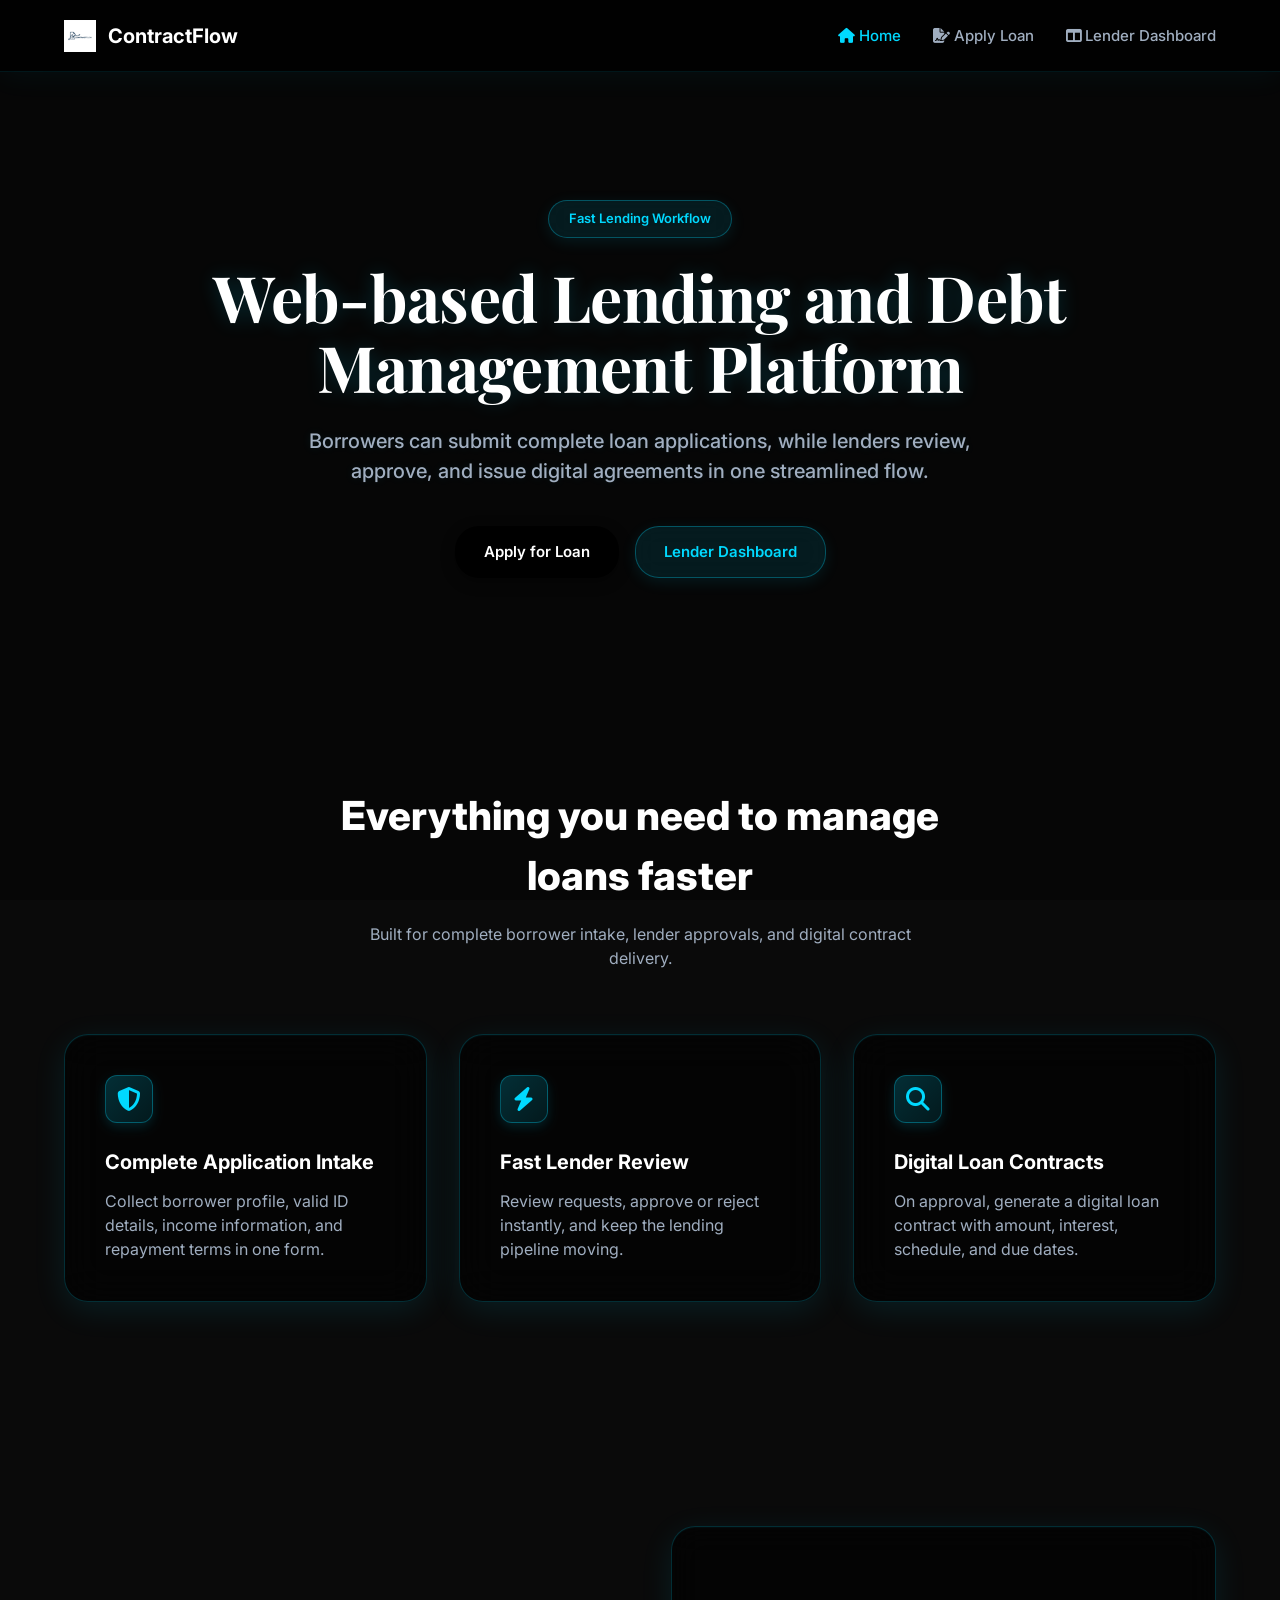
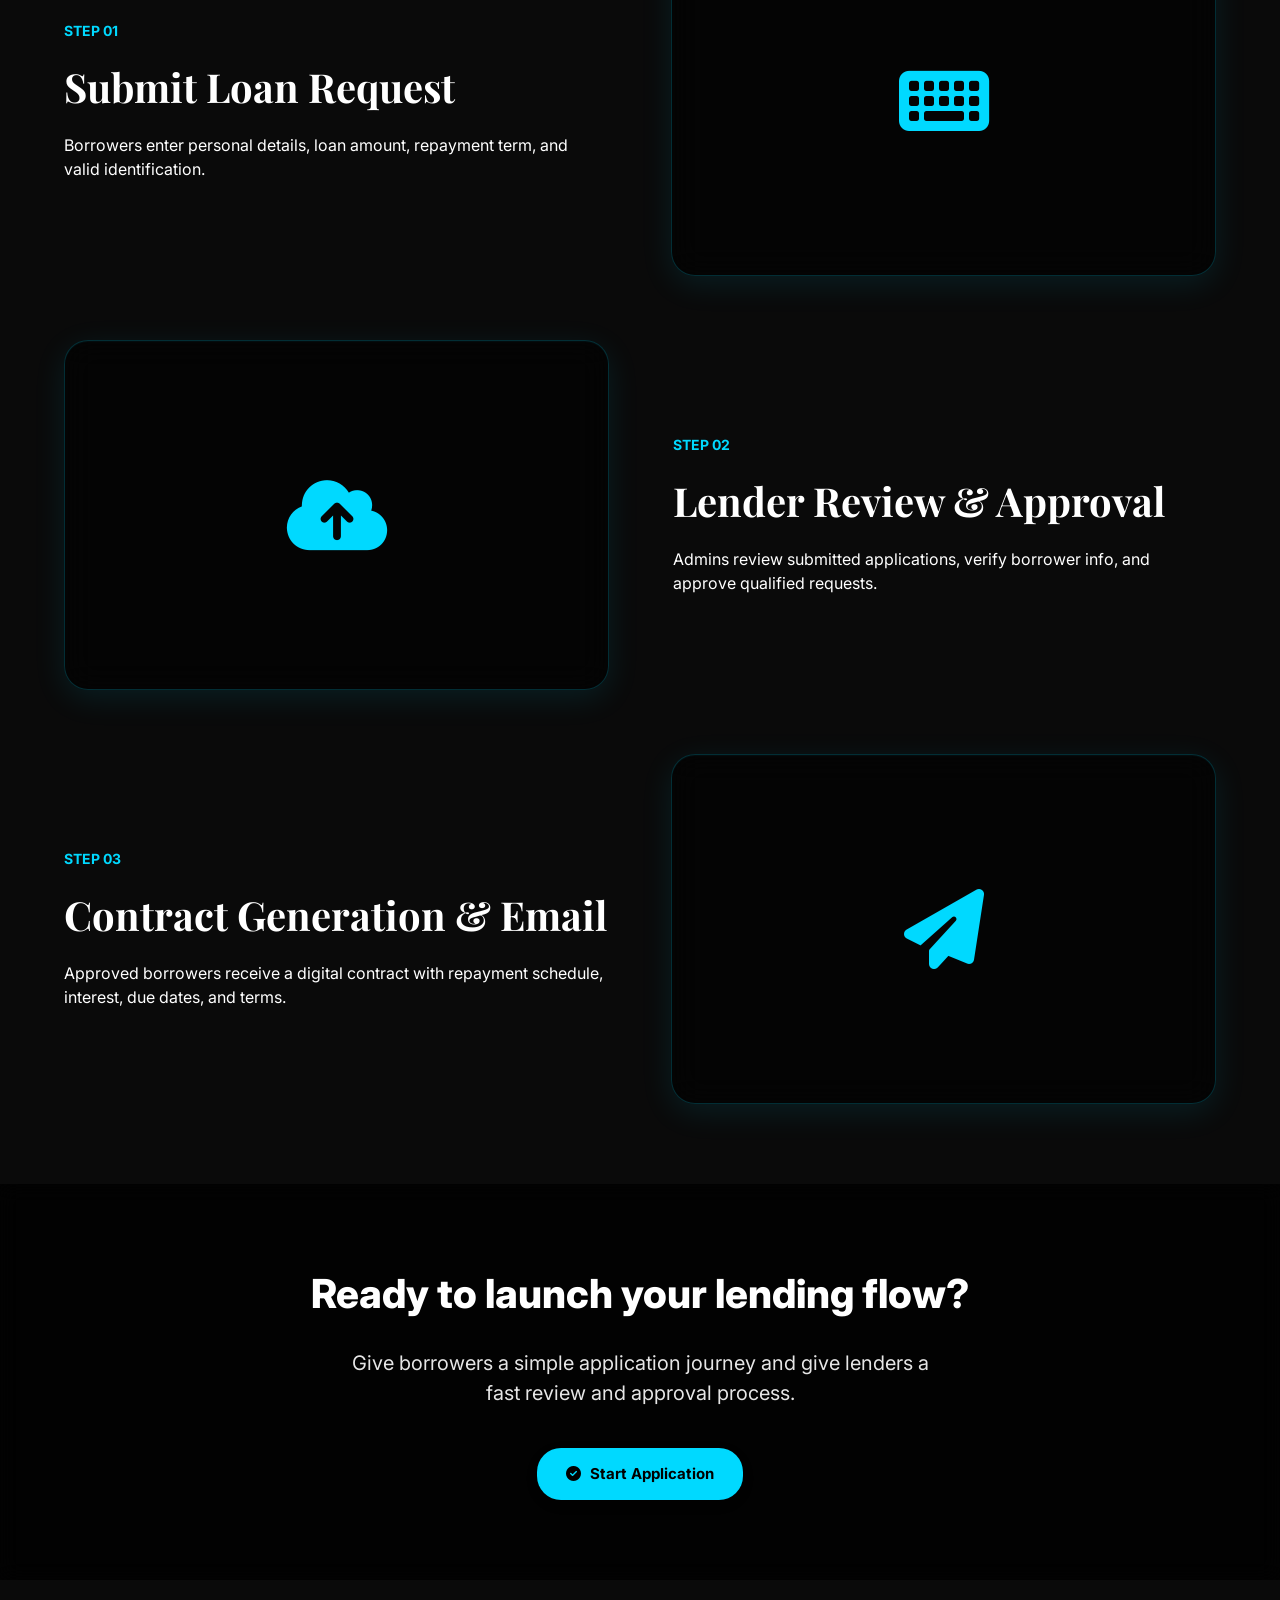
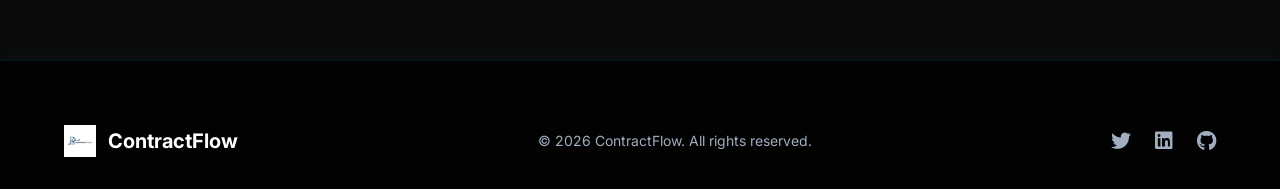
<file: index.html>
<!DOCTYPE html>
<html lang="en">
<head>
    <meta charset="UTF-8">
    <meta name="viewport" content="width=device-width, initial-scale=1.0">
    <title>ContractFlow | Lending & Debt Management</title>
    <meta name="description" content="Submit loan requests, review applications, and manage repayment contracts in one fast platform.">
    <link rel="stylesheet" href="styles.css">
    <link rel="preconnect" href="https://fonts.googleapis.com">
    <link rel="preconnect" href="https://fonts.gstatic.com" crossorigin>
    <link href="https://fonts.googleapis.com/css2?family=Inter:wght@400;500;600;700;800&family=Playfair+Display:wght@700&display=swap" rel="stylesheet">
    <link rel="stylesheet" href="https://cdnjs.cloudflare.com/ajax/libs/font-awesome/6.4.0/css/all.min.css">
</head>
<body>
    <div class="bg-canvas">
        <iframe class="spline-iframe" src="https://my.spline.design/copy-r7EDDtjbL0PECKddyI3Adsd2/" frameborder="0" title="Spline Background"></iframe>
       
    </div>
    <header>
        <div class="container">
            <a href="index.html" class="logo">
                <img src="logo.png" alt="ContractFlow Logo">
                <span>ContractFlow</span>
            </a>
            <nav>
                <ul>
                    <li><a href="index.html" class="active"><i class="fa-solid fa-house"></i> Home</a></li>
                    <li><a href="new-contract.html"><i class="fa-solid fa-file-signature"></i> Apply Loan</a></li>
                    <li><a href="dashboard.html"><i class="fa-solid fa-table-columns"></i> Lender Dashboard</a></li>
                </ul>
            </nav>
        </div>
    </header>

    <main>
        <section class="section hero">
            <div class="container">
                <span class="badge">Fast Lending Workflow</span>
                <h1>Web-based Lending and Debt Management Platform</h1>
                <p>Borrowers can submit complete loan applications, while lenders review, approve, and issue digital agreements in one streamlined flow.</p>
                <div class="hero-actions">
                    <a href="new-contract.html" class="btn btn-primary">Apply for Loan</a>
                    <a href="dashboard.html" class="btn btn-secondary">Lender Dashboard</a>
                </div>
            </div>
        </section>

        <section id="features" class="section">
            <div class="container">
                <div class="section-intro">
                    <h2 style="font-size: 2.5rem; font-weight: 800; margin-bottom: 1rem; color: #ffffff;">Everything you need to manage loans faster</h2>
                    <p style="color: var(--text-muted);">Built for complete borrower intake, lender approvals, and digital contract delivery.</p>
                </div>
                
                <div class="features-grid">
                    <div class="feature-card">
                        <div class="feature-icon"><i class="fa-solid fa-shield-halved"></i></div>
                        <h3>Complete Application Intake</h3>
                        <p>Collect borrower profile, valid ID details, income information, and repayment terms in one form.</p>
                    </div>
                    <div class="feature-card">
                        <div class="feature-icon"><i class="fa-solid fa-bolt"></i></div>
                        <h3>Fast Lender Review</h3>
                        <p>Review requests, approve or reject instantly, and keep the lending pipeline moving.</p>
                    </div>
                    <div class="feature-card">
                        <div class="feature-icon"><i class="fa-solid fa-magnifying-glass"></i></div>
                        <h3>Digital Loan Contracts</h3>
                        <p>On approval, generate a digital loan contract with amount, interest, schedule, and due dates.</p>
                    </div>
                </div>
            </div>
        </section>

        <section class="section">
            <div class="container">
                <div class="steps-container">
                    <div class="step-item">
                        <div class="step-content">
                            <span class="step-number">Step 01</span>
                            <h3>Submit Loan Request</h3>
                            <p>Borrowers enter personal details, loan amount, repayment term, and valid identification.</p>
                        </div>
                        <div class="step-image">
                            <i class="fa-solid fa-keyboard" style="font-size: 5rem; color: var(--accent);"></i>
                        </div>
                    </div>
                    <div class="step-item">
                        <div class="step-content">
                            <span class="step-number">Step 02</span>
                            <h3>Lender Review & Approval</h3>
                            <p>Admins review submitted applications, verify borrower info, and approve qualified requests.</p>
                        </div>
                        <div class="step-image">
                            <i class="fa-solid fa-cloud-arrow-up" style="font-size: 5rem; color: var(--accent);"></i>
                        </div>
                    </div>
                    <div class="step-item">
                        <div class="step-content">
                            <span class="step-number">Step 03</span>
                            <h3>Contract Generation & Email</h3>
                            <p>Approved borrowers receive a digital contract with repayment schedule, interest, due dates, and terms.</p>
                        </div>
                        <div class="step-image">
                            <i class="fa-solid fa-paper-plane" style="font-size: 5rem; color: var(--accent);"></i>
                        </div>
                    </div>
                </div>
            </div>
        </section>

        <section class="section cta-section">
            <div class="container">
                <h2 class="cta-title">Ready to launch your lending flow?</h2>
                <p class="cta-copy">Give borrowers a simple application journey and give lenders a fast review and approval process.</p>
                <a href="new-contract.html" class="btn btn-primary" style="background: #00d9ff; color: #000000; font-weight: 700; border-radius: var(--radius-xl);">
                    <i class="fa-solid fa-circle-check"></i> Start Application
                </a>
            </div>
        </section>
    </main>

    <footer class="main-footer">
        <div class="container">
            <div class="footer-content">
                <div class="logo">
                    <img src="logo.png" alt="ContractFlow Logo">
                    <span>ContractFlow</span>
                </div>
                <div class="copyright">
                    &copy; 2026 ContractFlow. All rights reserved.
                </div>
                <div class="social-links">
                    <i class="fa-brands fa-twitter"></i>
                    <i class="fa-brands fa-linkedin"></i>
                    <i class="fa-brands fa-github"></i>
                </div>
            </div>
        </div>
    </footer>
</body>
</html>
</file>
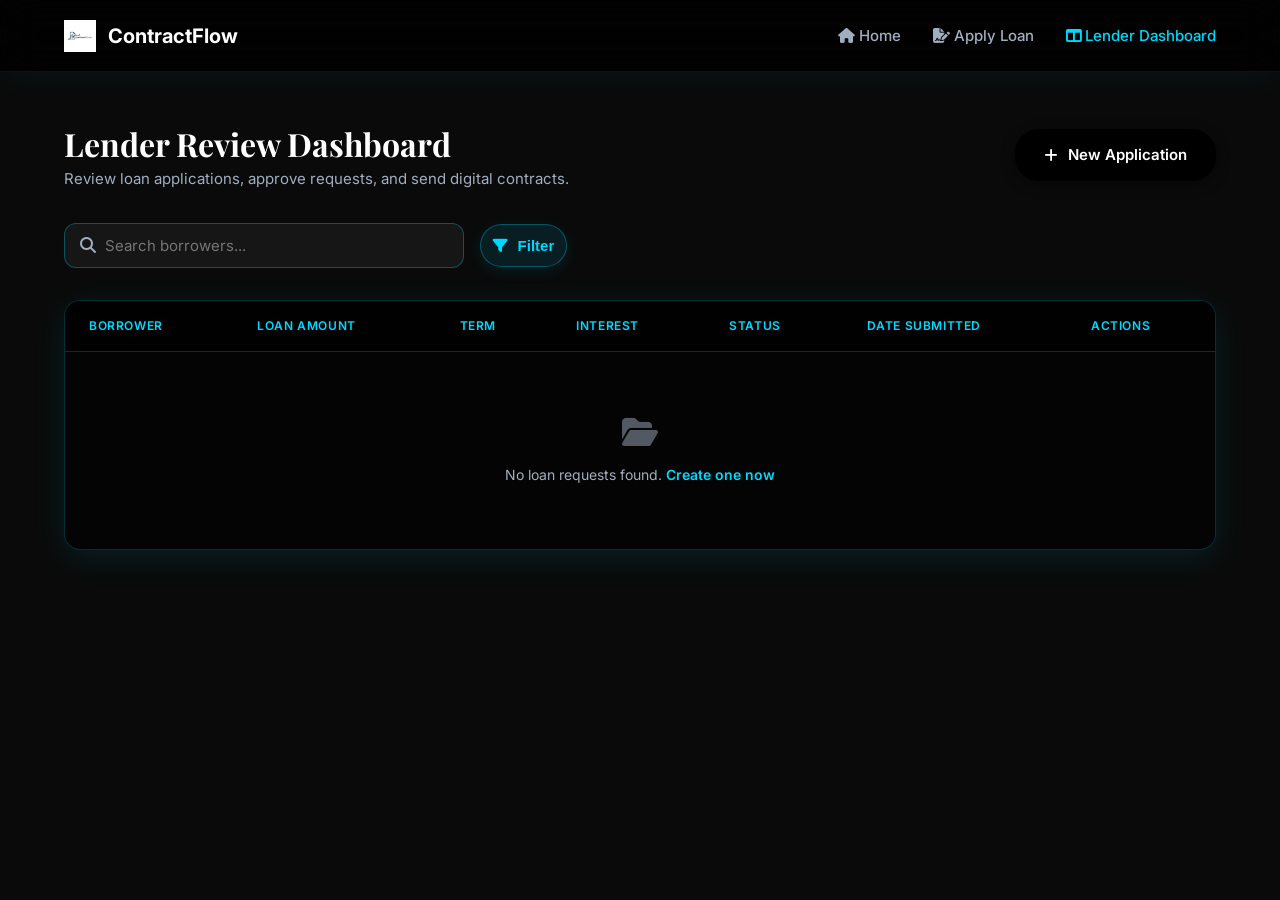
<file: dashboard.html>
<!DOCTYPE html>
<html lang="en">
<head>
    <meta charset="UTF-8">
    <meta name="viewport" content="width=device-width, initial-scale=1.0">
    <title>Lender Dashboard | ContractFlow</title>
    <link rel="stylesheet" href="styles.css">
    <link rel="preconnect" href="https://fonts.googleapis.com">
    <link rel="preconnect" href="https://fonts.gstatic.com" crossorigin>
    <link href="https://fonts.googleapis.com/css2?family=Inter:wght@400;500;600;700;800&family=Playfair+Display:wght@700&display=swap" rel="stylesheet">
    <link rel="stylesheet" href="https://cdnjs.cloudflare.com/ajax/libs/font-awesome/6.4.0/css/all.min.css">
</head>
<body>
    <header>
        <div class="container">
            <a href="index.html" class="logo">
                <img src="logo.png" alt="ContractFlow Logo">
                <span>ContractFlow</span>
            </a>
            <nav>
                <ul>
                    <li><a href="index.html"><i class="fa-solid fa-house"></i> Home</a></li>
                    <li><a href="new-contract.html"><i class="fa-solid fa-file-signature"></i> Apply Loan</a></li>
                    <li><a href="dashboard.html" class="active"><i class="fa-solid fa-table-columns"></i> Lender Dashboard</a></li>
                </ul>
            </nav>
        </div>
    </header>

    <main class="container dashboard-main">
        <div class="dashboard-header">
            <div>
                <h1 style="font-family: var(--font-serif); font-size: 2rem; font-weight: 700; color: #ffffff;">Lender Review Dashboard</h1>
                <p style="color: var(--text-muted); font-size: 0.9375rem;">Review loan applications, approve requests, and send digital contracts.</p>
            </div>
            <a href="new-contract.html" class="btn btn-primary">
                <i class="fa-solid fa-plus"></i> New Application
            </a>
        </div>

        <div class="dashboard-controls">
            <div class="search-bar">
                <div class="search-input-wrap">
                    <input type="text" class="form-control search-input" placeholder="Search borrowers...">
                    <i class="fa-solid fa-magnifying-glass search-icon"></i>
                </div>
            </div>
            <button class="btn btn-secondary filter-btn"><i class="fa-solid fa-filter"></i> Filter</button>
        </div>

        <div class="table-container">
            <table>
                <thead>
                    <tr>
                        <th>Borrower</th>
                        <th>Loan Amount</th>
                        <th>Term</th>
                        <th>Interest</th>
                        <th>Status</th>
                        <th>Date Submitted</th>
                        <th>Actions</th>
                    </tr>
                </thead>
                <tbody id="loanRequestsTableBody">
                    <!-- Mock data injected by JS -->
                    <tr>
                        <td colspan="7" style="text-align: center; padding: 4rem; color: var(--text-muted);">
                            <i class="fa-solid fa-folder-open" style="font-size: 2rem; display: block; margin-bottom: 1rem; opacity: 0.5;"></i>
                            No loan requests found. <a href="new-contract.html" style="color: var(--accent); font-weight: 600;">Create one now</a>
                        </td>
                    </tr>
                </tbody>
            </table>
        </div>
    </main>

    <script src="main.js"></script>
</body>
</html>
</file>
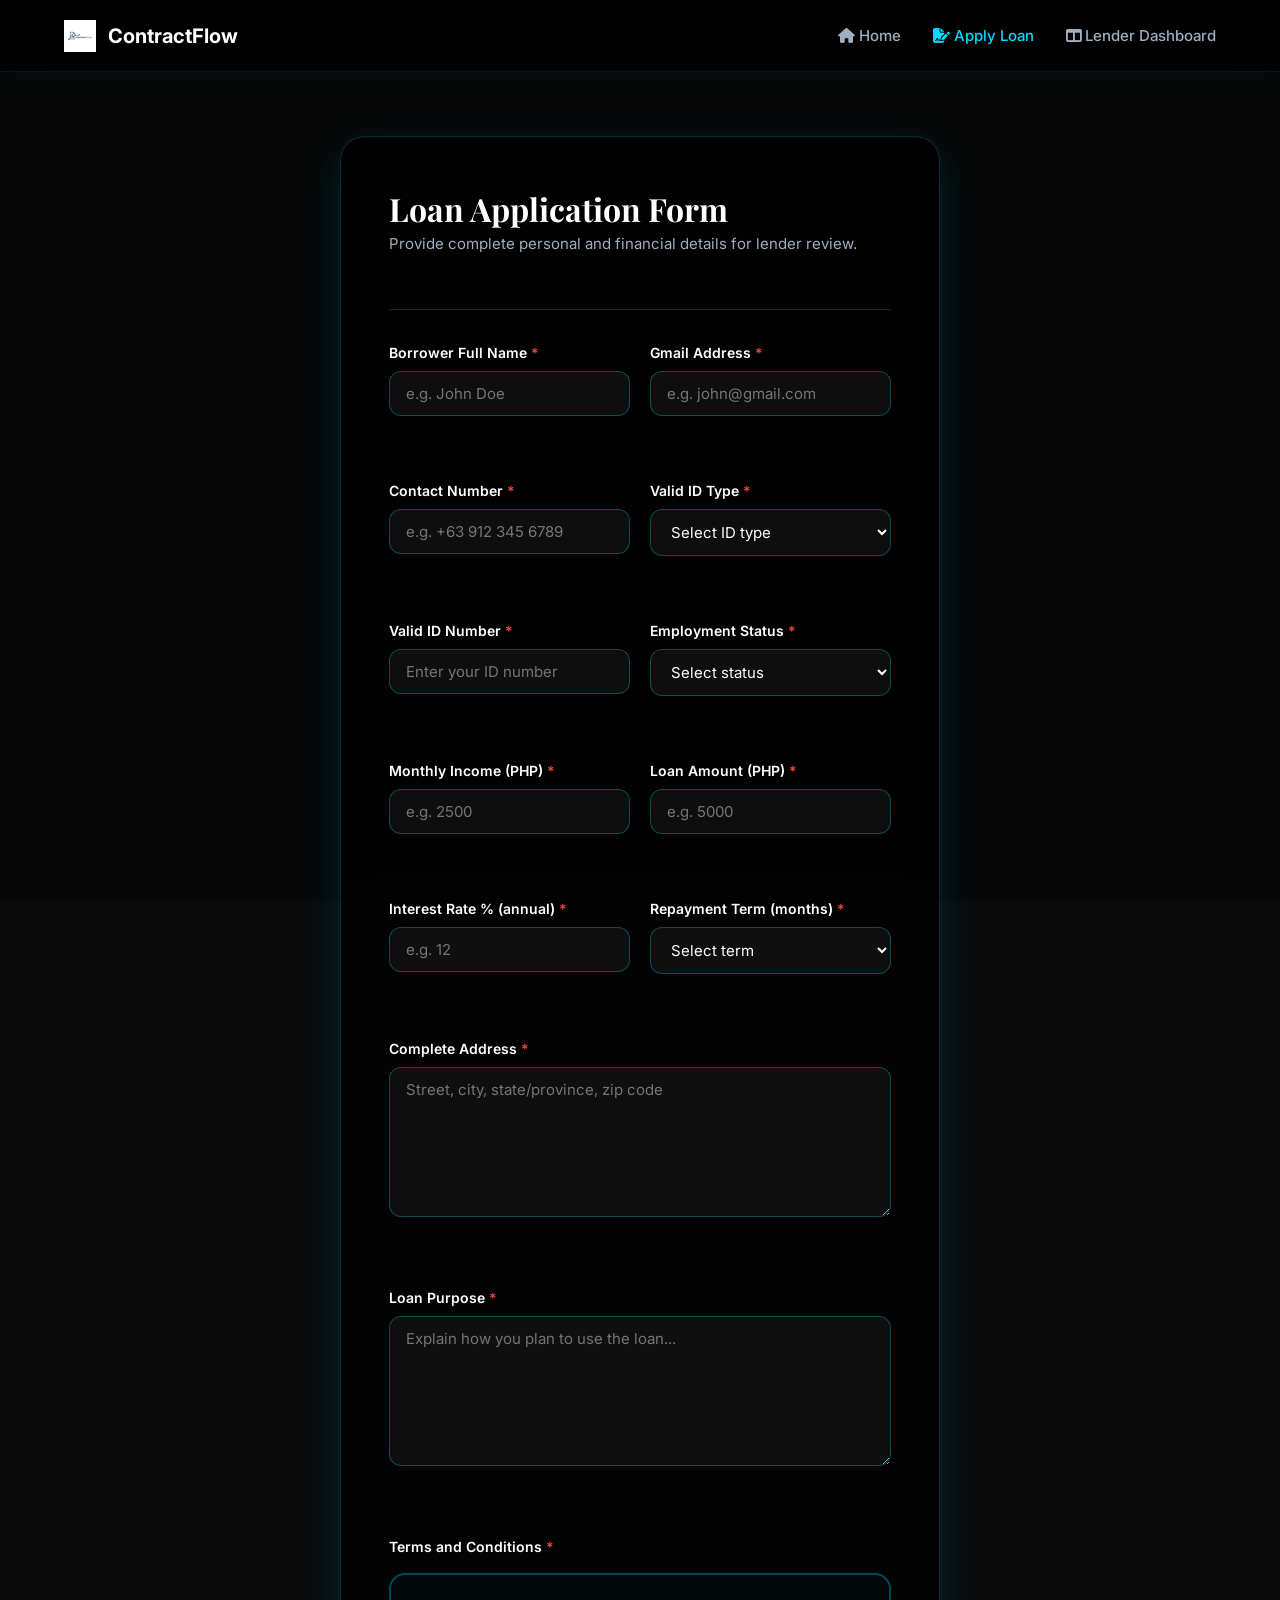
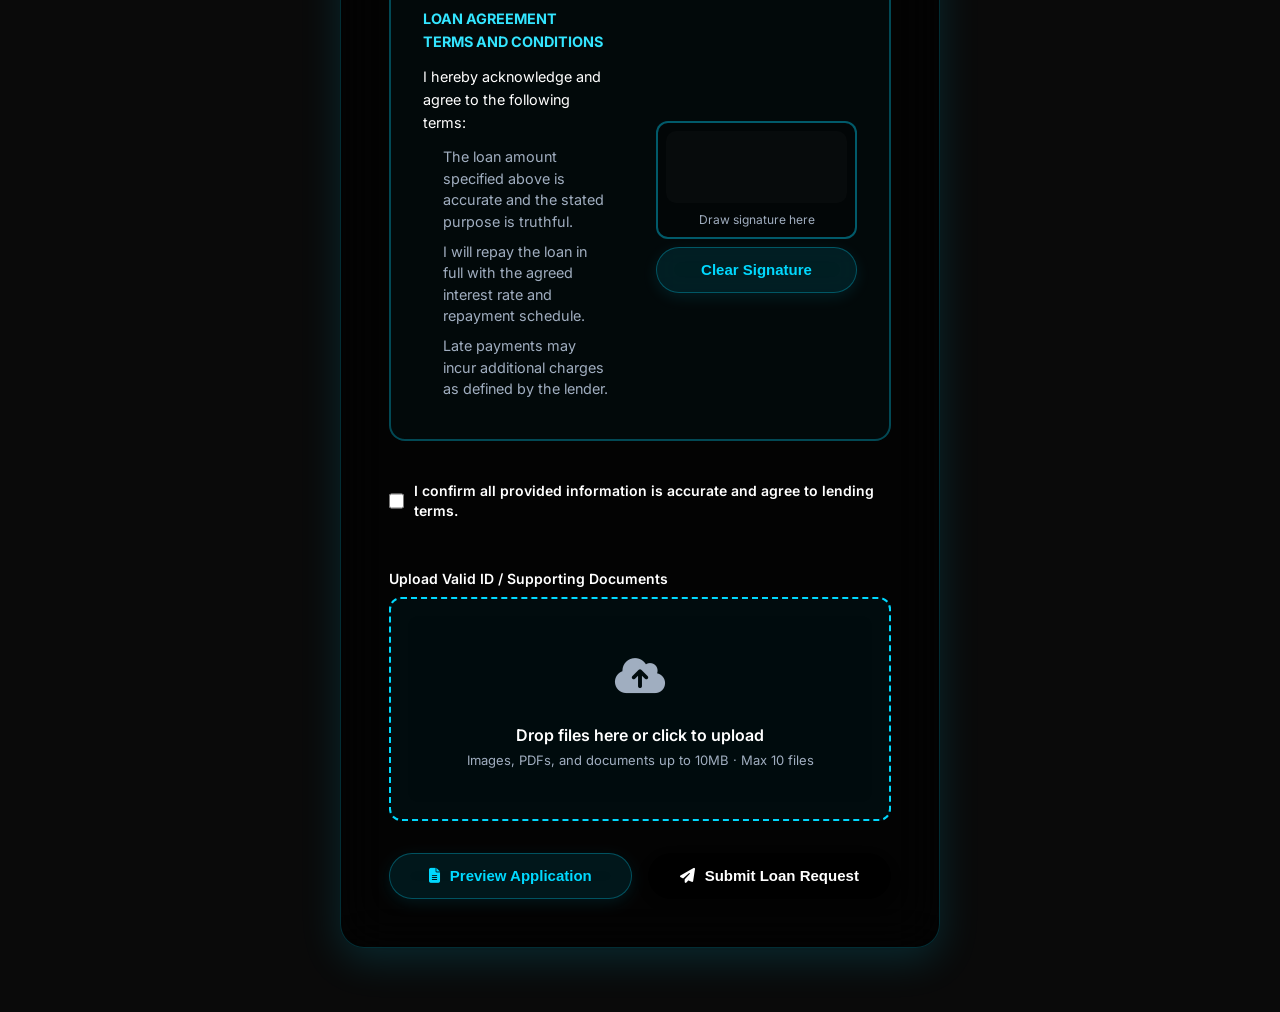
<file: new-contract.html>
<!DOCTYPE html>
<html lang="en">
<head>
    <meta charset="UTF-8">
    <meta name="viewport" content="width=device-width, initial-scale=1.0">
    <title>Loan Application | ContractFlow</title>
    <link rel="stylesheet" href="styles.css">
    <link rel="preconnect" href="https://fonts.googleapis.com">
    <link rel="preconnect" href="https://fonts.gstatic.com" crossorigin>
    <link href="https://fonts.googleapis.com/css2?family=Inter:wght@400;500;600;700;800&family=Playfair+Display:wght@700&display=swap" rel="stylesheet">
    <link rel="stylesheet" href="https://cdnjs.cloudflare.com/ajax/libs/font-awesome/6.4.0/css/all.min.css">
</head>
<body>
    <div class="bg-canvas">
        <iframe class="spline-iframe" src="https://my.spline.design/copy-r7EDDtjbL0PECKddyI3Adsd2/" frameborder="0" title="Spline Background"></iframe>
    </div>
    <header>
        <div class="container">
            <a href="index.html" class="logo">
                <img src="logo.png" alt="ContractFlow Logo">
                <span>ContractFlow</span>
            </a>
            <nav>
                <ul>
                    <li><a href="index.html"><i class="fa-solid fa-house"></i> Home</a></li>
                    <li><a href="new-contract.html" class="active"><i class="fa-solid fa-file-signature"></i> Apply Loan</a></li>
                    <li><a href="dashboard.html"><i class="fa-solid fa-table-columns"></i> Lender Dashboard</a></li>
                </ul>
            </nav>
        </div>
    </header>

    <main class="container">
        <div class="form-container">
            <div class="form-header">
                <h1 style="font-family: var(--font-serif); font-size: 2rem; font-weight: 700; color: #ffffff;">Loan Application Form</h1>
                <p style="color: var(--text-muted); font-size: 0.9375rem;">Provide complete personal and financial details for lender review.</p>
                <p id="draftStatus" class="draft-status"></p>
            </div>

            <form id="loanApplicationForm">
                <div class="form-grid">
                    <div class="form-group">
                        <label for="fullName">Borrower Full Name <span>*</span></label>
                        <input type="text" id="fullName" class="form-control" placeholder="e.g. John Doe" required>
                        <p id="fullNameError" class="error-text"></p>
                    </div>

                    <div class="form-group">
                        <label for="email">Gmail Address <span>*</span></label>
                        <input type="email" id="email" class="form-control" placeholder="e.g. john@gmail.com" required>
                        <p id="emailError" class="error-text"></p>
                    </div>

                    <div class="form-group">
                        <label for="phone">Contact Number <span>*</span></label>
                        <input type="tel" id="phone" class="form-control" placeholder="e.g. +63 912 345 6789" required>
                        <p id="phoneError" class="error-text"></p>
                    </div>

                    <div class="form-group">
                        <label for="idType">Valid ID Type <span>*</span></label>
                        <select id="idType" class="form-control" required>
                            <option value="">Select ID type</option>
                            <option value="passport">Passport</option>
                            <option value="national-id">National ID</option>
                            <option value="drivers-license">Driver's License</option>
                            <option value="voter-id">Voter ID</option>
                        </select>
                        <p id="idTypeError" class="error-text"></p>
                    </div>

                    <div class="form-group">
                        <label for="idNumber">Valid ID Number <span>*</span></label>
                        <input type="text" id="idNumber" class="form-control" placeholder="Enter your ID number" required>
                        <p id="idNumberError" class="error-text"></p>
                    </div>

                    <div class="form-group">
                        <label for="employmentStatus">Employment Status <span>*</span></label>
                        <select id="employmentStatus" class="form-control" required>
                            <option value="">Select status</option>
                            <option value="employed">Employed</option>
                            <option value="self-employed">Self-employed</option>
                            <option value="freelancer">Freelancer</option>
                            <option value="business-owner">Business Owner</option>
                        </select>
                        <p id="employmentStatusError" class="error-text"></p>
                    </div>

                    <div class="form-group">
                        <label for="monthlyIncome">Monthly Income (PHP) <span>*</span></label>
                        <input type="number" id="monthlyIncome" class="form-control" min="0" step="0.01" placeholder="e.g. 2500" required>
                        <p id="monthlyIncomeError" class="error-text"></p>
                    </div>

                    <div class="form-group">
                        <label for="loanAmount">Loan Amount (PHP) <span>*</span></label>
                        <input type="number" id="loanAmount" class="form-control" min="100" step="0.01" placeholder="e.g. 5000" required>
                        <p id="loanAmountError" class="error-text"></p>
                    </div>

                    <div class="form-group">
                        <label for="interestRate">Interest Rate % (annual) <span>*</span></label>
                        <input type="number" id="interestRate" class="form-control" min="0" max="100" step="0.01" placeholder="e.g. 12" required>
                        <p id="interestRateError" class="error-text"></p>
                    </div>

                    <div class="form-group">
                        <label for="repaymentMonths">Repayment Term (months) <span>*</span></label>
                        <select id="repaymentMonths" class="form-control" required>
                            <option value="">Select term</option>
                            <option value="3">3 months</option>
                            <option value="6">6 months</option>
                            <option value="12">12 months</option>
                            <option value="18">18 months</option>
                            <option value="24">24 months</option>
                            <option value="36">36 months</option>
                        </select>
                        <p id="repaymentMonthsError" class="error-text"></p>
                    </div>

                    <div class="form-group full">
                        <label for="address">Complete Address <span>*</span></label>
                        <textarea id="address" class="form-control" placeholder="Street, city, state/province, zip code" required></textarea>
                        <p id="addressError" class="error-text"></p>
                    </div>

                    <div class="form-group full">
                        <label for="loanPurpose">Loan Purpose <span>*</span></label>
                        <textarea id="loanPurpose" class="form-control" placeholder="Explain how you plan to use the loan..." required></textarea>
                        <p id="loanPurposeError" class="error-text"></p>
                    </div>

                    <div class="form-group full">
                        <label>Terms and Conditions <span>*</span></label>
                        <div class="terms-box">
                            <div class="terms-content">
                                <p><strong>LOAN AGREEMENT TERMS AND CONDITIONS</strong></p>
                                <p>I hereby acknowledge and agree to the following terms:</p>
                                <ul>
                                    <li>The loan amount specified above is accurate and the stated purpose is truthful.</li>
                                    <li>I will repay the loan in full with the agreed interest rate and repayment schedule.</li>
                                    <li>Late payments may incur additional charges as defined by the lender.</li>
                                    <li>All personal information provided is accurate and verifiable.</li>
                                    <li>The lender reserves the right to apply legal remedies for unpaid balances.</li>
                                </ul>
                                <p style="margin-top: 1rem;">By signing below, I certify that I have read, understood, and agree to be bound by the terms and conditions of this loan agreement.</p>
                            </div>
                            <div class="signature-area">
                                <div class="signature-field">
                                    <canvas id="signatureCanvas" width="300" height="120"></canvas>
                                    <p style="font-size: 0.75rem; color: var(--text-muted); text-align: center; margin-top: 0.5rem;">Draw signature here</p>
                                </div>
                                <button type="button" id="clearSignature" class="btn btn-secondary" style="width: 100%; margin-top: 0.5rem;">Clear Signature</button>
                            </div>
                        </div>
                    </div>

                    <div class="form-group full">
                        <label for="termsAccepted" class="checkbox-label">
                            <input type="checkbox" id="termsAccepted">
                            I confirm all provided information is accurate and agree to lending terms.
                        </label>
                        <p id="termsAcceptedError" class="error-text"></p>
                    </div>
                </div>

                <div class="form-group">
                    <label>Upload Valid ID / Supporting Documents</label>
                    <div class="upload-area" id="dropZone">
                        <div class="upload-icon"><i class="fa-solid fa-cloud-arrow-up"></i></div>
                        <p style="font-weight: 600; margin-bottom: 0.25rem;">Drop files here or click to upload</p>
                        <p style="color: var(--text-muted); font-size: 0.8125rem;">Images, PDFs, and documents up to 10MB · Max 10 files</p>
                        <input type="file" id="fileInput" multiple style="display: none;">
                    </div>
                    <div id="fileList" class="upload-file-list"></div>
                </div>

                <div class="form-actions">
                    <button type="button" class="btn btn-secondary" id="previewBtn" style="flex: 1;">
                        <i class="fa-solid fa-file-lines"></i> Preview Application
                    </button>
                    <button type="submit" class="btn btn-primary" style="flex: 1;">
                        <i class="fa-solid fa-paper-plane"></i> Submit Loan Request
                    </button>
                </div>
            </form>
        </div>
    </main>

        <!-- Preview Modal -->
    <div class="modal-overlay" id="previewModal">
        <div class="modal-content">
            <h2 style="margin-bottom: 1.5rem; font-size: 1.5rem; font-weight: 800; color: #ffffff;">Loan Application Preview</h2>
            <div class="preview-document" id="previewContent">
                <!-- Content injected by JS -->
            </div>
            <div class="modal-actions">
                <button class="btn btn-secondary" id="closeModal">Close Preview</button>
                <button class="btn btn-primary" id="confirmSend">Confirm and Submit</button>
            </div>
        </div>
    </div>

    <script src="main.js"></script>
</body>
</html>
</file>
<file: styles.css>
:root {
    /* Dark Theme - Black 3D Spline Alignment */
    --primary: #000000;
    --primary-soft: #1a1a1a;
    --accent: #00d9ff;
    --accent-light: #33e5ff;
    --background: #0a0a0a;
    --secondary-bg: #1a1a1a;
    --glass-bg: rgba(0, 0, 0, 0.8);
    --glass-border: rgba(255, 255, 255, 0.15);
    --glass-bg-dark: rgba(0, 0, 0, 0.5);
    --text-main: #ffffff;
    --text-muted: #a0aec0;
    --border: #2d3748;
    --white: #ffffff;
    --shadow-lg: 0 20px 40px rgba(0, 0, 0, 0.6);
    --shadow-md: 0 10px 24px rgba(0, 0, 0, 0.4);

    /* Typography */
    --font-sans: 'Inter', -apple-system, BlinkMacSystemFont, "Segoe UI", Roboto, sans-serif;
    --font-serif: 'Playfair Display', serif;
    /* Premium Serif for Headings */

    /* Spacing & Borders */
    --radius-xl: 1.5rem;
    --radius-lg: 1rem;
    --radius-md: 0.75rem;
    --radius-sm: 0.5rem;
    --shadow-glass: 0 8px 32px 0 rgba(0, 217, 255, 0.1);
}

* {
    margin: 0;
    padding: 0;
    box-sizing: border-box;
}

body {
    font-family: var(--font-sans);
    color: var(--text-main);
    background-color: var(--background);
    line-height: 1.5;
    -webkit-font-smoothing: antialiased;
    overflow-x: hidden;
}

/* Fixed Spline Background - Optimized for 3D */
.bg-canvas {
    position: fixed;
    top: 0;
    left: 0;
    width: 100%;
    height: 100%;
    z-index: 0;
    pointer-events: auto;
    overflow: hidden;
}

/* Spline Iframe Container */
.spline-iframe {
    width: 100%;
    height: 100%;
    position: absolute;
    top: 0;
    left: 0;
    display: block;
    border: 0;
}

.bg-canvas::after {
    content: "";
    position: absolute;
    inset: 0;
    background: rgba(0, 0, 0, 0.45);
    pointer-events: none;
}

/* CSS Fallback for Spline Aesthetic - Dark 3D Theme */
.spline-fallback {
    position: absolute;
    top: 0;
    left: 0;
    width: 100%;
    height: 100%;
    background: 
        radial-gradient(circle at 30% 40%, rgba(0, 217, 255, 0.2) 0%, transparent 30%),
        radial-gradient(circle at 70% 20%, rgba(0, 217, 255, 0.15) 0%, transparent 30%),
        radial-gradient(circle at 50% 70%, rgba(0, 217, 255, 0.1) 0%, transparent 40%),
        linear-gradient(180deg, rgba(10, 10, 10, 0.9) 0%, rgba(10, 10, 10, 0.95) 100%);
    filter: blur(60px);
    opacity: 0.9;
    animation: moveGradients 25s infinite alternate ease-in-out;
    z-index: 0;
}

@keyframes moveGradients {
    0% {
        transform: scale(1) translate(0, 0);
    }

    50% {
        transform: scale(1.1) translate(3%, 3%);
    }

    100% {
        transform: scale(1.15) translate(6%, 8%);
    }
}

a {
    text-decoration: none;
    color: inherit;
}

ul {
    list-style: none;
}

main {
    position: relative;
    z-index: 5;
}

/* Let swipe/drag reach Spline except on interactive UI controls */
header,
main,
footer {
    pointer-events: none;
}

a,
button,
input,
textarea,
select,
label,
.btn,
.upload-area,
.modal-overlay,
.modal-content,
.form-container,
table,
.feature-card {
    pointer-events: auto;
}

/* Layout Containers */
.container {
    max-width: 1200px;
    margin: 0 auto;
    padding: 0 1.5rem;
}

.section {
    padding: 5rem 0;
    position: relative;
    z-index: 10;
}

.section-intro {
    text-align: center;
    max-width: 600px;
    margin: 0 auto;
}

/* Header & Navigation - Enhanced for 3D Dark Theme */
header {
    height: 4.5rem;
    display: flex;
    align-items: center;
    border-bottom: 1px solid rgba(0, 217, 255, 0.1);
    position: sticky;
    top: 0;
    background: rgba(0, 0, 0, 0.8);
    backdrop-filter: blur(20px);
    -webkit-backdrop-filter: blur(20px);
    box-shadow: 0 4px 30px rgba(0, 217, 255, 0.05);
    z-index: 100;
}

header .container {
    display: flex;
    justify-content: space-between;
    align-items: center;
    width: 100%;
}

.logo {
    display: flex;
    align-items: center;
    gap: 0.75rem;
    font-weight: 700;
    font-size: 1.25rem;
    color: var(--text-main);
}

.logo img {
    height: 2rem;
    width: 2rem;
    object-fit: contain;
}

nav ul {
    display: flex;
    gap: 2rem;
}

nav a {
    font-size: 0.9375rem;
    font-weight: 500;
    color: var(--text-muted);
    transition: color 0.2s;
}

nav a:hover,
nav a.active {
    color: var(--accent);
}

nav .nav-btn {
    background: var(--primary);
    color: var(--white);
    padding: 0.5rem 1rem;
    border-radius: var(--radius-sm);
}

/* Buttons */
.btn {
    display: inline-flex;
    align-items: center;
    justify-content: center;
    padding: 0.85rem 1.75rem;
    font-weight: 600;
    border-radius: var(--radius-xl);
    transition: all 0.2s cubic-bezier(0.4, 0, 0.2, 1);
    cursor: pointer;
    border: 1px solid transparent;
    gap: 0.6rem;
    font-size: 0.9375rem;
}

.btn-primary {
    background-color: var(--primary);
    color: var(--white);
    box-shadow: 0 4px 14px 0 rgba(0, 0, 0, 0.4);
}

.btn-primary:hover {
    background-color: #00d9ff;
    color: #000000;
    transform: translateY(-2px);
    box-shadow: 0 6px 20px rgba(0, 217, 255, 0.4);
}

.btn-secondary {
    background: rgba(0, 217, 255, 0.1);
    backdrop-filter: blur(12px);
    color: var(--accent);
    border: 1px solid rgba(0, 217, 255, 0.3);
    box-shadow: 0 4px 15px rgba(0, 217, 255, 0.1);
}

.btn-secondary:hover {
    background: rgba(0, 217, 255, 0.2);
    border-color: var(--accent-light);
    color: var(--accent-light);
    box-shadow: 0 8px 24px rgba(0, 217, 255, 0.3);
}

/* Hero Section - Optimized for 3D Background */
.hero {
    text-align: center;
    padding-top: 8rem;
    padding-bottom: 8rem;
    position: relative;
    z-index: 10;
}

.badge {
    display: inline-block;
    padding: 0.5rem 1.25rem;
    background: rgba(0, 217, 255, 0.1);
    backdrop-filter: blur(12px);
    border: 1px solid rgba(0, 217, 255, 0.3);
    border-radius: 9999px;
    font-size: 0.8125rem;
    font-weight: 600;
    color: var(--accent);
    margin-bottom: 1.5rem;
    box-shadow: 0 4px 15px rgba(0, 217, 255, 0.1);
}

.hero h1 {
    font-family: var(--font-serif);
    font-size: 4rem;
    font-weight: 700;
    line-height: 1.1;
    color: #ffffff;
    margin-bottom: 1.5rem;
    letter-spacing: -0.01em;
    text-shadow: 0 0 20px rgba(0, 217, 255, 0.2);
}

.hero p {
    font-size: 1.25rem;
    color: var(--text-muted);
    max-width: 42rem;
    margin: 0 auto 2.5rem;
    font-weight: 500;
    text-shadow: 0 0 10px rgba(0, 217, 255, 0.1);
}

.hero-actions {
    display: flex;
    justify-content: center;
    gap: 1rem;
}

/* Feature Cards - 3D Enhanced */
.features-grid {
    display: grid;
    grid-template-columns: repeat(auto-fit, minmax(280px, 1fr));
    gap: 2rem;
    margin-top: 4rem;
    position: relative;
    z-index: 10;
}

.feature-card {
    padding: 2.5rem;
    background: rgba(0, 0, 0, 0.6);
    backdrop-filter: blur(20px);
    -webkit-backdrop-filter: blur(20px);
    border: 1px solid rgba(0, 217, 255, 0.2);
    border-radius: var(--radius-xl);
    transition: all 0.3s cubic-bezier(0.4, 0, 0.2, 1);
    box-shadow: 0 8px 32px rgba(0, 217, 255, 0.1), inset 0 1px 1px rgba(0, 217, 255, 0.05);
}

.feature-card:hover {
    border-color: var(--accent-light);
    box-shadow: 0 12px 48px rgba(0, 217, 255, 0.2), inset 0 1px 1px rgba(0, 217, 255, 0.1);
    transform: translateY(-6px);
    background: rgba(0, 217, 255, 0.05);
}

.feature-icon {
    width: 3rem;
    height: 3rem;
    background: linear-gradient(135deg, rgba(0, 217, 255, 0.2), rgba(0, 217, 255, 0.1));
    border-radius: var(--radius-md);
    display: flex;
    align-items: center;
    justify-content: center;
    color: var(--accent);
    margin-bottom: 1.5rem;
    font-size: 1.5rem;
    border: 1px solid rgba(0, 217, 255, 0.3);
    box-shadow: 0 4px 12px rgba(0, 217, 255, 0.15);
}

.feature-card h3 {
    font-size: 1.25rem;
    font-weight: 700;
    margin-bottom: 0.75rem;
}

.feature-card p {
    color: var(--text-muted);
}

/* Steps Section */
.steps-container {
    display: flex;
    flex-direction: column;
    gap: 4rem;
    margin-top: 4rem;
}

.step-item {
    display: flex;
    align-items: center;
    gap: 4rem;
}

.step-item:nth-child(even) {
    flex-direction: row-reverse;
}

.step-content {
    flex: 1;
}

.step-number {
    font-size: 0.875rem;
    font-weight: 700;
    color: var(--accent);
    text-transform: uppercase;
    margin-bottom: 1rem;
    display: block;
}

.step-content h3 {
    font-family: var(--font-serif);
    font-size: 2.5rem;
    font-weight: 700;
    margin-bottom: 1rem;
}

.step-image {
    flex: 1;
    background: rgba(0, 0, 0, 0.6);
    backdrop-filter: blur(15px);
    -webkit-backdrop-filter: blur(15px);
    border-radius: var(--radius-xl);
    height: 350px;
    display: flex;
    align-items: center;
    justify-content: center;
    border: 1px solid rgba(0, 217, 255, 0.2);
    box-shadow: 0 8px 32px rgba(0, 217, 255, 0.1), inset 0 1px 1px rgba(0, 217, 255, 0.05);
}

/* Form Styling - 3D Enhanced Dark Theme */
.form-container {
    max-width: 600px;
    margin: 4rem auto;
    padding: 3rem;
    background: rgba(0, 0, 0, 0.7);
    backdrop-filter: blur(25px);
    border: 1px solid rgba(0, 217, 255, 0.2);
    border-radius: var(--radius-xl);
    box-shadow: 0 12px 40px rgba(0, 217, 255, 0.15), inset 0 1px 1px rgba(0, 217, 255, 0.05);
    position: relative;
    z-index: 10;
}

.form-group {
    margin-bottom: 1.5rem;
}

.form-grid {
    display: grid;
    grid-template-columns: repeat(2, minmax(0, 1fr));
    gap: 1rem 1.25rem;
}

.form-group.full {
    grid-column: 1 / -1;
}

.form-group label {
    display: block;
    font-size: 0.875rem;
    font-weight: 600;
    margin-bottom: 0.5rem;
}

.form-group label span {
    color: #ef4444;
}

.form-control {
    width: 100%;
    padding: 0.75rem 1rem;
    border: 1px solid rgba(0, 217, 255, 0.3);
    border-radius: var(--radius-md);
    font-family: inherit;
    font-size: 0.9375rem;
    transition: all 0.2s;
    background: rgba(255, 255, 255, 0.05);
    color: var(--text-main);
}

.form-control:focus {
    outline: none;
    border-color: var(--accent);
    box-shadow: 0 0 0 3px rgba(0, 217, 255, 0.2);
    background: rgba(0, 217, 255, 0.05);
}

.form-control.has-error {
    border-color: #ef4444;
    box-shadow: 0 0 0 3px rgba(239, 68, 68, 0.2);
}

textarea.form-control {
    min-height: 150px;
    resize: vertical;
}

.error-text {
    min-height: 1.1rem;
    margin-top: 0.4rem;
    font-size: 0.8125rem;
    color: #f87171;
}

.draft-status {
    min-height: 1.1rem;
    margin-top: 0.75rem;
    font-size: 0.8125rem;
    color: var(--accent-light);
}

.form-group label.checkbox-label {
    display: inline-flex;
    align-items: center;
    gap: 0.6rem;
    line-height: 1.4;
    margin-bottom: 0;
}

.checkbox-label input[type="checkbox"] {
    width: 1rem;
    height: 1rem;
}

.checkbox-label input[type="checkbox"].has-error {
    outline: 2px solid rgba(239, 68, 68, 0.8);
    outline-offset: 2px;
}

.upload-file-list {
    margin-top: 1rem;
    font-size: 0.875rem;
    color: var(--text-muted);
}

.upload-file-list ul {
    list-style: none;
    display: flex;
    flex-direction: column;
    gap: 0.35rem;
}

/* Upload Area */
.upload-area {
    border: 2px dashed var(--accent);
    border-radius: var(--radius-md);
    padding: 3rem 2rem;
    text-align: center;
    cursor: pointer;
    transition: all 0.3s cubic-bezier(0.4, 0, 0.2, 1);
    background: rgba(0, 217, 255, 0.05);
    backdrop-filter: blur(12px);
}

.upload-area:hover {
    border-color: var(--accent-light);
    background: rgba(0, 217, 255, 0.15);
    box-shadow: 0 4px 20px rgba(0, 217, 255, 0.3);
}

.upload-icon {
    font-size: 2.5rem;
    color: var(--text-muted);
    margin-bottom: 1rem;
}

/* Dashboard Table */
.dashboard-header {
    display: flex;
    justify-content: space-between;
    align-items: center;
    margin-bottom: 2rem;
}

.dashboard-main {
    margin-top: 3rem;
}

.dashboard-controls {
    margin-bottom: 2rem;
    display: flex;
    gap: 1rem;
    align-items: center;
}

.search-bar {
    flex: 1;
    max-width: 400px;
}

.search-input-wrap {
    position: relative;
}

.search-input {
    padding-left: 2.5rem;
}

.search-icon {
    position: absolute;
    left: 1rem;
    top: 50%;
    transform: translateY(-50%);
    color: var(--text-muted);
    pointer-events: none;
}

.filter-btn {
    padding: 0.75rem;
}

.table-container {
    background: rgba(0, 0, 0, 0.6);
    border: 1px solid rgba(0, 217, 255, 0.2);
    border-radius: var(--radius-lg);
    overflow: hidden;
    box-shadow: 0 8px 32px rgba(0, 217, 255, 0.1);
}

table {
    width: 100%;
    border-collapse: collapse;
    text-align: left;
}

th {
    background: rgba(0, 0, 0, 0.8);
    padding: 1rem 1.5rem;
    font-size: 0.75rem;
    font-weight: 600;
    color: var(--accent);
    text-transform: uppercase;
    letter-spacing: 0.05em;
    border-bottom: 1px solid rgba(0, 217, 255, 0.2);
}

td {
    padding: 1rem 1.5rem;
    border-bottom: 1px solid rgba(0, 217, 255, 0.15);
    font-size: 0.875rem;
    color: var(--text-muted);
}

tr:last-child td {
    border-bottom: none;
}

.status-pill {
    padding: 0.25rem 0.75rem;
    border-radius: 9999px;
    font-size: 0.75rem;
    font-weight: 600;
}

.status-sent {
    background: rgba(0, 217, 255, 0.2);
    color: #00d9ff;
}

.status-pending {
    background: rgba(250, 204, 21, 0.18);
    color: #facc15;
}

.status-approved {
    background: rgba(34, 197, 94, 0.18);
    color: #22c55e;
}

.status-rejected {
    background: rgba(239, 68, 68, 0.18);
    color: #ef4444;
}

.action-btns {
    display: flex;
    flex-wrap: wrap;
    gap: 0.5rem;
}

.action-btn {
    padding: 0.4rem 0.75rem;
    font-size: 0.8125rem;
}

.reject-btn {
    border-color: rgba(239, 68, 68, 0.45);
    color: #fca5a5;
}

.reject-btn:hover {
    background: rgba(239, 68, 68, 0.15);
    color: #fecaca;
    border-color: rgba(239, 68, 68, 0.75);
}

/* Footer */
.main-footer {
    padding: 4rem 0 2rem;
    border-top: 1px solid rgba(0, 217, 255, 0.1);
    margin-top: 5rem;
    background: rgba(0, 0, 0, 0.8);
    backdrop-filter: blur(15px);
    -webkit-backdrop-filter: blur(15px);
    position: relative;
    z-index: 10;
    box-shadow: 0 -4px 20px rgba(0, 217, 255, 0.05);
}

.footer-content {
    display: flex;
    justify-content: space-between;
    align-items: center;
}

.social-links {
    display: flex;
    gap: 1.5rem;
    font-size: 1.25rem;
    color: var(--text-muted);
}

.copyright {
    color: var(--text-muted);
    font-size: 0.875rem;
}

/* Modal / Preview Styles */
.modal-overlay {
    position: fixed;
    top: 0;
    left: 0;
    width: 100%;
    height: 100%;
    background: rgba(0, 0, 0, 0.8);
    display: none;
    align-items: center;
    justify-content: center;
    z-index: 1000;
    backdrop-filter: blur(4px);
}

.modal-content {
    background: rgba(10, 10, 10, 0.95);
    padding: 3rem;
    border-radius: var(--radius-lg);
    max-width: 800px;
    width: 90%;
    max-height: 90vh;
    overflow-y: auto;
    position: relative;
    border: 1px solid rgba(0, 217, 255, 0.2);
    box-shadow: 0 20px 60px rgba(0, 217, 255, 0.2);
}

.form-header {
    margin-bottom: 2rem;
    border-bottom: 1px solid rgba(0, 217, 255, 0.2);
    padding-bottom: 1.5rem;
}

.form-actions {
    display: flex;
    gap: 1rem;
    margin-top: 2rem;
}

.modal-actions {
    display: flex;
    justify-content: flex-end;
    gap: 1rem;
}

.cta-section {
    background: rgba(0, 0, 0, 0.8);
    backdrop-filter: blur(10px);
    color: var(--text-main);
    text-align: center;
}

.cta-title {
    font-size: 2.5rem;
    font-weight: 800;
    margin-bottom: 1.5rem;
}

.cta-copy {
    font-size: 1.25rem;
    opacity: 0.9;
    margin: 0 auto 2.5rem;
    max-width: 600px;
}

/* Spline iframe z-index fix */
.spline-iframe {
    z-index: 1;
    position: relative;
}

.preview-document {
    padding: 2rem;
    border: 1px solid rgba(0, 217, 255, 0.2);
    background: rgba(0, 0, 0, 0.4);
    box-shadow: 0 4px 15px rgba(0, 217, 255, 0.1);
    margin-bottom: 2rem;
    border-radius: var(--radius-md);
    color: var(--text-main);
}

/* Terms and Conditions */
.terms-box {
    border: 2px solid rgba(0, 217, 255, 0.3);
    border-radius: var(--radius-lg);
    padding: 2rem;
    background: rgba(0, 217, 255, 0.03);
    display: grid;
    grid-template-columns: 1fr 1fr;
    gap: 2rem;
    margin-top: 1rem;
}

.terms-content {
    font-size: 0.9rem;
    line-height: 1.6;
    color: var(--text-main);
    overflow-y: auto;
    max-height: 400px;
    padding-right: 1rem;
}

.terms-content p {
    margin-bottom: 0.75rem;
}

.terms-content strong {
    color: var(--accent-light);
}

.terms-content ul {
    margin-left: 1.25rem;
    margin-bottom: 0.75rem;
    color: var(--text-muted);
}

.terms-content li {
    margin-bottom: 0.5rem;
    line-height: 1.5;
}

.signature-area {
    display: flex;
    flex-direction: column;
    justify-content: center;
}

.signature-field {
    border: 2px solid rgba(0, 217, 255, 0.4);
    border-radius: var(--radius-md);
    background: rgba(0, 0, 0, 0.3);
    padding: 0.5rem;
    cursor: crosshair;
}

#signatureCanvas {
    display: block;
    width: 100%;
    height: auto;
    max-height: 150px;
    background: rgba(255, 255, 255, 0.02);
    border-radius: calc(var(--radius-md) - 2px);
    cursor: crosshair;
}

#signatureCanvas:hover {
    background: rgba(0, 217, 255, 0.1);
}

/* Responsive */
@media (max-width: 1024px) {
    .container {
        padding: 0 1rem;
    }

    .section {
        padding: 4rem 0;
    }

    .hero {
        padding-top: 6rem;
        padding-bottom: 6rem;
    }

    .hero h1 {
        font-size: 3.25rem;
    }

    .step-item {
        gap: 2rem;
    }

    .step-content h3 {
        font-size: 2rem;
    }

    .step-image {
        height: 280px;
    }
}

@media (max-width: 768px) {
    header {
        height: auto;
        padding: 0.75rem 0;
    }

    header .container {
        flex-direction: column;
        align-items: flex-start;
        gap: 0.75rem;
    }

    nav {
        width: 100%;
    }

    nav ul {
        gap: 0.5rem;
        overflow-x: auto;
        white-space: nowrap;
        padding-bottom: 0.25rem;
    }

    nav ul::-webkit-scrollbar {
        height: 4px;
    }

    nav ul::-webkit-scrollbar-thumb {
        background: rgba(0, 217, 255, 0.35);
        border-radius: 9999px;
    }

    nav a {
        display: inline-flex;
        align-items: center;
        gap: 0.35rem;
        padding: 0.5rem 0.75rem;
        border: 1px solid rgba(0, 217, 255, 0.2);
        border-radius: var(--radius-sm);
        background: rgba(0, 0, 0, 0.4);
    }

    .hero {
        padding-top: 4.5rem;
        padding-bottom: 4.5rem;
    }

    .hero h1 {
        font-size: 2.5rem;
    }

    .hero p {
        font-size: 1.05rem;
    }

    .step-item,
    .step-item:nth-child(even) {
        flex-direction: column;
        gap: 2rem;
    }

    .step-content h3 {
        font-size: 1.7rem;
    }

    .step-image {
        width: 100%;
        height: 220px;
    }

    .hero-actions {
        flex-direction: column;
    }

    .hero-actions .btn {
        width: 100%;
    }

    .features-grid {
        grid-template-columns: 1fr;
        gap: 1rem;
    }

    .feature-card {
        padding: 1.5rem;
    }

    .form-container {
        margin: 2rem auto;
        padding: 1.25rem;
    }

    .form-grid {
        grid-template-columns: 1fr;
    }

    .terms-box {
        grid-template-columns: 1fr;
        gap: 1.5rem;
    }

    .form-actions {
        flex-direction: column;
    }

    .form-actions .btn {
        width: 100%;
    }

    .dashboard-main {
        margin-top: 1.5rem;
    }

    .dashboard-header {
        flex-direction: column;
        align-items: flex-start;
        gap: 1rem;
    }

    .dashboard-header .btn {
        width: 100%;
    }

    .dashboard-controls {
        flex-direction: column;
        align-items: stretch;
    }

    .search-bar {
        max-width: none;
        width: 100%;
    }

    .filter-btn {
        width: 100%;
    }

    .table-container {
        overflow-x: auto;
        -webkit-overflow-scrolling: touch;
    }

    table {
        min-width: 920px;
    }

    .modal-content {
        width: calc(100% - 1.5rem);
    }],
</file>
